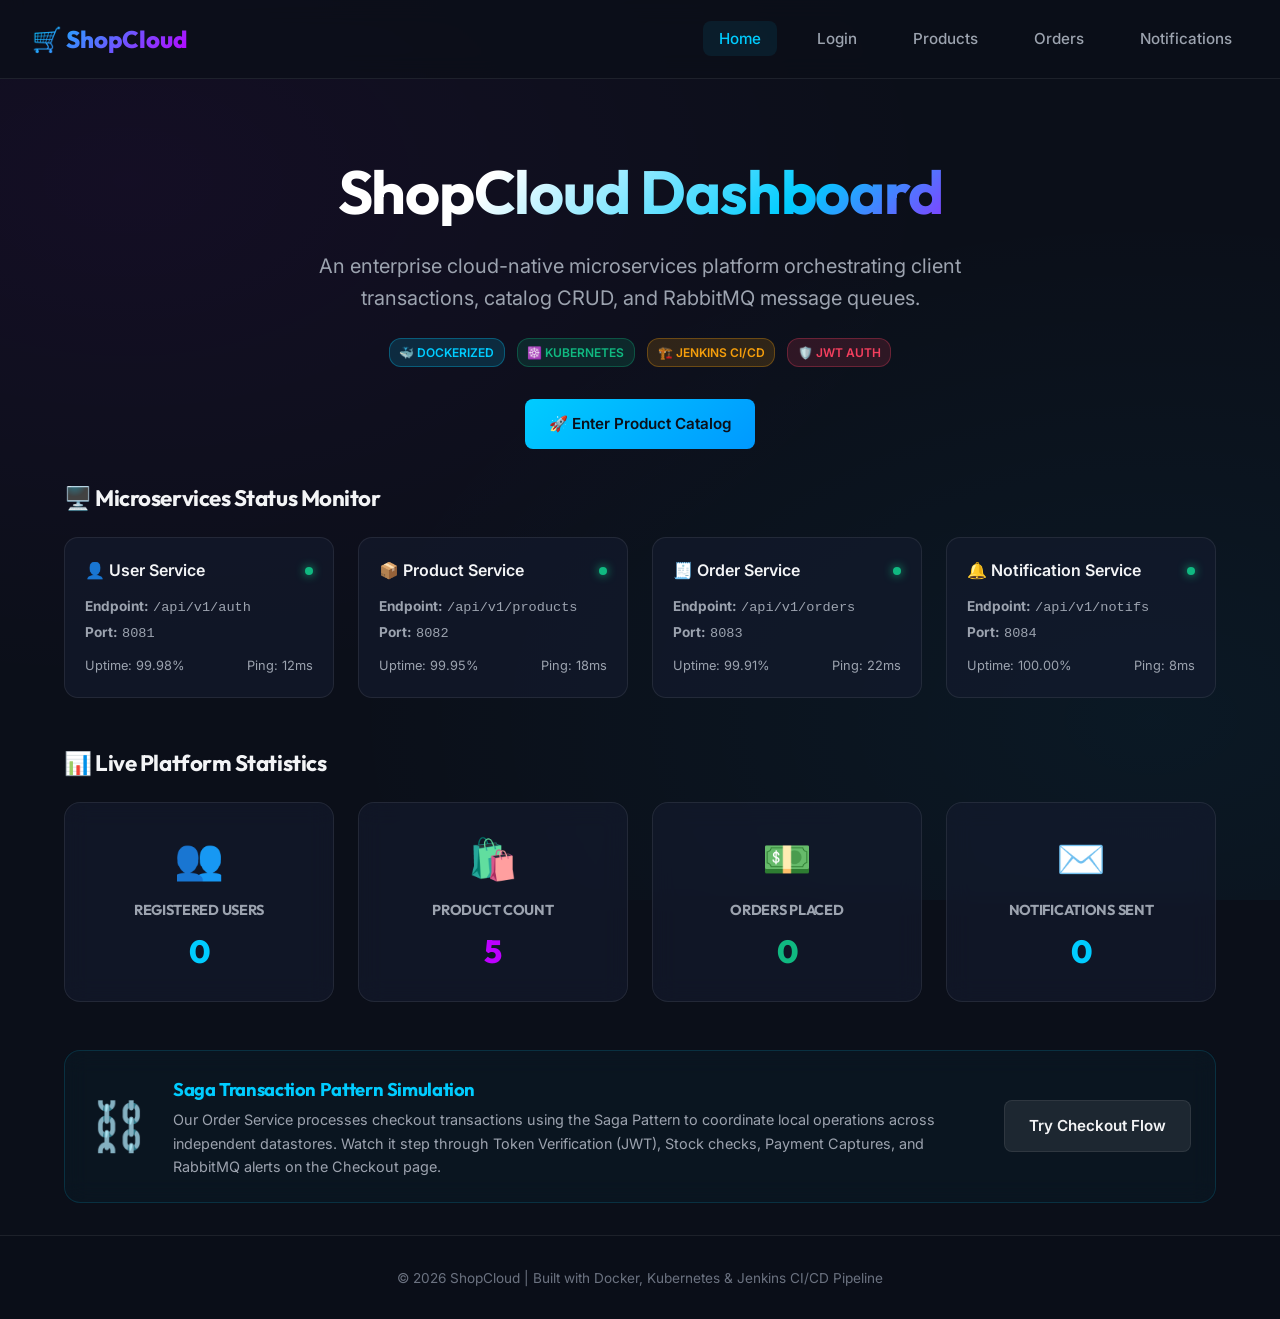
<file: src/frontend/index.html>
<!DOCTYPE html>
<html lang="en">
<head>
    <meta charset="UTF-8">
    <meta name="viewport" content="width=device-width, initial-scale=1.0">
    <title>ShopCloud - Cloud-Native E-Commerce Dashboard</title>
    <link rel="stylesheet" href="style.css">
</head>
<body>
    <nav>
        <div class="logo">🛒 ShopCloud</div>
        <ul>
            <li><a href="index.html">Home</a></li>
            <li><a href="user.html">Login</a></li>
            <li><a href="products.html">Products</a></li>
            <li><a href="orders.html">Orders</a></li>
            <li><a href="notifications.html">Notifications</a></li>
        </ul>
    </nav>

    <div class="container">
        <!-- Hero Section -->
        <section class="hero" style="padding: 3rem 1.5rem 2rem 1.5rem;">
            <h1>ShopCloud Dashboard</h1>
            <p>An enterprise cloud-native microservices platform orchestrating client transactions, catalog CRUD, and RabbitMQ message queues.</p>
            <div style="display: flex; gap: 0.75rem; justify-content: center; margin-top: -1rem; margin-bottom: 2rem; flex-wrap: wrap;">
                <span class="badge badge-blue">🐳 Dockerized</span>
                <span class="badge badge-green">☸️ Kubernetes</span>
                <span class="badge badge-amber">🏗️ Jenkins CI/CD</span>
                <span class="badge badge-red">🛡️ JWT Auth</span>
            </div>
            <a href="products.html" class="btn">🚀 Enter Product Catalog</a>
        </section>

        <!-- Service Health Status Grid -->
        <h3 style="margin-bottom: 1.25rem; font-family: var(--font-heading); font-size: 1.4rem;">🖥️ Microservices Status Monitor</h3>
        <div class="system-status-grid">
            <!-- User Service Card -->
            <div class="service-status-card">
                <div class="service-status-header">
                    <span class="service-name">👤 User Service</span>
                    <span class="ping-indicator"></span>
                </div>
                <div style="font-size: 0.85rem; color: var(--text-secondary); display: flex; flex-direction: column; gap: 0.2rem;">
                    <div><strong>Endpoint:</strong> <code>/api/v1/auth</code></div>
                    <div><strong>Port:</strong> <code>8081</code></div>
                </div>
                <div class="service-stats">
                    <span>Uptime: 99.98%</span>
                    <span>Ping: 12ms</span>
                </div>
            </div>
            
            <!-- Product Service Card -->
            <div class="service-status-card">
                <div class="service-status-header">
                    <span class="service-name">📦 Product Service</span>
                    <span class="ping-indicator"></span>
                </div>
                <div style="font-size: 0.85rem; color: var(--text-secondary); display: flex; flex-direction: column; gap: 0.2rem;">
                    <div><strong>Endpoint:</strong> <code>/api/v1/products</code></div>
                    <div><strong>Port:</strong> <code>8082</code></div>
                </div>
                <div class="service-stats">
                    <span>Uptime: 99.95%</span>
                    <span>Ping: 18ms</span>
                </div>
            </div>
            
            <!-- Order Service Card -->
            <div class="service-status-card">
                <div class="service-status-header">
                    <span class="service-name">🧾 Order Service</span>
                    <span class="ping-indicator"></span>
                </div>
                <div style="font-size: 0.85rem; color: var(--text-secondary); display: flex; flex-direction: column; gap: 0.2rem;">
                    <div><strong>Endpoint:</strong> <code>/api/v1/orders</code></div>
                    <div><strong>Port:</strong> <code>8083</code></div>
                </div>
                <div class="service-stats">
                    <span>Uptime: 99.91%</span>
                    <span>Ping: 22ms</span>
                </div>
            </div>
            
            <!-- Notification Service Card -->
            <div class="service-status-card">
                <div class="service-status-header">
                    <span class="service-name">🔔 Notification Service</span>
                    <span class="ping-indicator"></span>
                </div>
                <div style="font-size: 0.85rem; color: var(--text-secondary); display: flex; flex-direction: column; gap: 0.2rem;">
                    <div><strong>Endpoint:</strong> <code>/api/v1/notifs</code></div>
                    <div><strong>Port:</strong> <code>8084</code></div>
                </div>
                <div class="service-stats">
                    <span>Uptime: 100.00%</span>
                    <span>Ping: 8ms</span>
                </div>
            </div>
        </div>

        <!-- Live Platform Stats -->
        <h3 style="margin-bottom: 1.25rem; font-family: var(--font-heading); font-size: 1.4rem;">📊 Live Platform Statistics</h3>
        <div class="grid-4" style="margin-bottom: 3rem;">
            <div class="card blue-glow" style="text-align: center;">
                <div style="font-size: 2.5rem; margin-bottom: 0.5rem;">👥</div>
                <h4 style="color: var(--text-secondary); font-size: 0.9rem; text-transform: uppercase;">Registered Users</h4>
                <div id="stat-users" style="font-size: 2rem; font-weight: 800; font-family: var(--font-heading); color: var(--accent-blue); margin-top: 0.25rem;">0</div>
            </div>
            
            <div class="card purple-glow" style="text-align: center;">
                <div style="font-size: 2.5rem; margin-bottom: 0.5rem;">🛍️</div>
                <h4 style="color: var(--text-secondary); font-size: 0.9rem; text-transform: uppercase;">Product Count</h4>
                <div id="stat-products" style="font-size: 2rem; font-weight: 800; font-family: var(--font-heading); color: var(--accent-purple); margin-top: 0.25rem;">0</div>
            </div>
            
            <div class="card emerald-glow" style="text-align: center;">
                <div style="font-size: 2.5rem; margin-bottom: 0.5rem;">💵</div>
                <h4 style="color: var(--text-secondary); font-size: 0.9rem; text-transform: uppercase;">Orders Placed</h4>
                <div id="stat-orders" style="font-size: 2rem; font-weight: 800; font-family: var(--font-heading); color: var(--accent-emerald); margin-top: 0.25rem;">0</div>
            </div>
            
            <div class="card blue-glow" style="text-align: center;">
                <div style="font-size: 2.5rem; margin-bottom: 0.5rem;">✉️</div>
                <h4 style="color: var(--text-secondary); font-size: 0.9rem; text-transform: uppercase;">Notifications Sent</h4>
                <div id="stat-notifications" style="font-size: 2rem; font-weight: 800; font-family: var(--font-heading); color: var(--accent-blue); margin-top: 0.25rem;">0</div>
            </div>
        </div>

        <!-- Architectural Diagram Alert -->
        <div class="card" style="display: flex; gap: 1.5rem; align-items: center; flex-wrap: wrap; background: rgba(0, 204, 255, 0.03); border-color: rgba(0, 204, 255, 0.15);">
            <div style="font-size: 3rem;">⛓️</div>
            <div style="flex: 1; min-width: 280px;">
                <h4 style="font-size: 1.15rem; margin-bottom: 0.25rem; color: var(--accent-blue);">Saga Transaction Pattern Simulation</h4>
                <p style="font-size: 0.9rem; color: var(--text-secondary);">Our Order Service processes checkout transactions using the Saga Pattern to coordinate local operations across independent datastores. Watch it step through Token Verification (JWT), Stock checks, Payment Captures, and RabbitMQ alerts on the Checkout page.</p>
            </div>
            <a href="orders.html" class="btn btn-secondary" style="height: fit-content;">Try Checkout Flow</a>
        </div>
    </div>

    <footer>
        <p>© 2026 ShopCloud | Built with Docker, Kubernetes & Jenkins CI/CD Pipeline</p>
    </footer>

    <script src="app.js"></script>
    <script>
        document.addEventListener("DOMContentLoaded", () => {
            // Load and update statistics
            const users = getDB("sc_users");
            const products = getDB("sc_products");
            const orders = getDB("sc_orders");
            const notifications = getDB("sc_notifications");

            document.getElementById("stat-users").textContent = users.length;
            document.getElementById("stat-products").textContent = products.length;
            document.getElementById("stat-orders").textContent = orders.length;
            document.getElementById("stat-notifications").textContent = notifications.length;
            
            // Randomly toggle service indicators slightly to simulate live health updates
            const indicators = document.querySelectorAll(".ping-indicator");
            setInterval(() => {
                indicators.forEach(ind => {
                    const rnd = Math.random();
                    if (rnd > 0.98) {
                        ind.className = "ping-indicator degraded";
                    } else if (rnd > 0.995) {
                        ind.className = "ping-indicator down";
                    } else {
                        ind.className = "ping-indicator";
                    }
                });
            }, 5000);
        });
    </script>
</body>
</html>
</file>
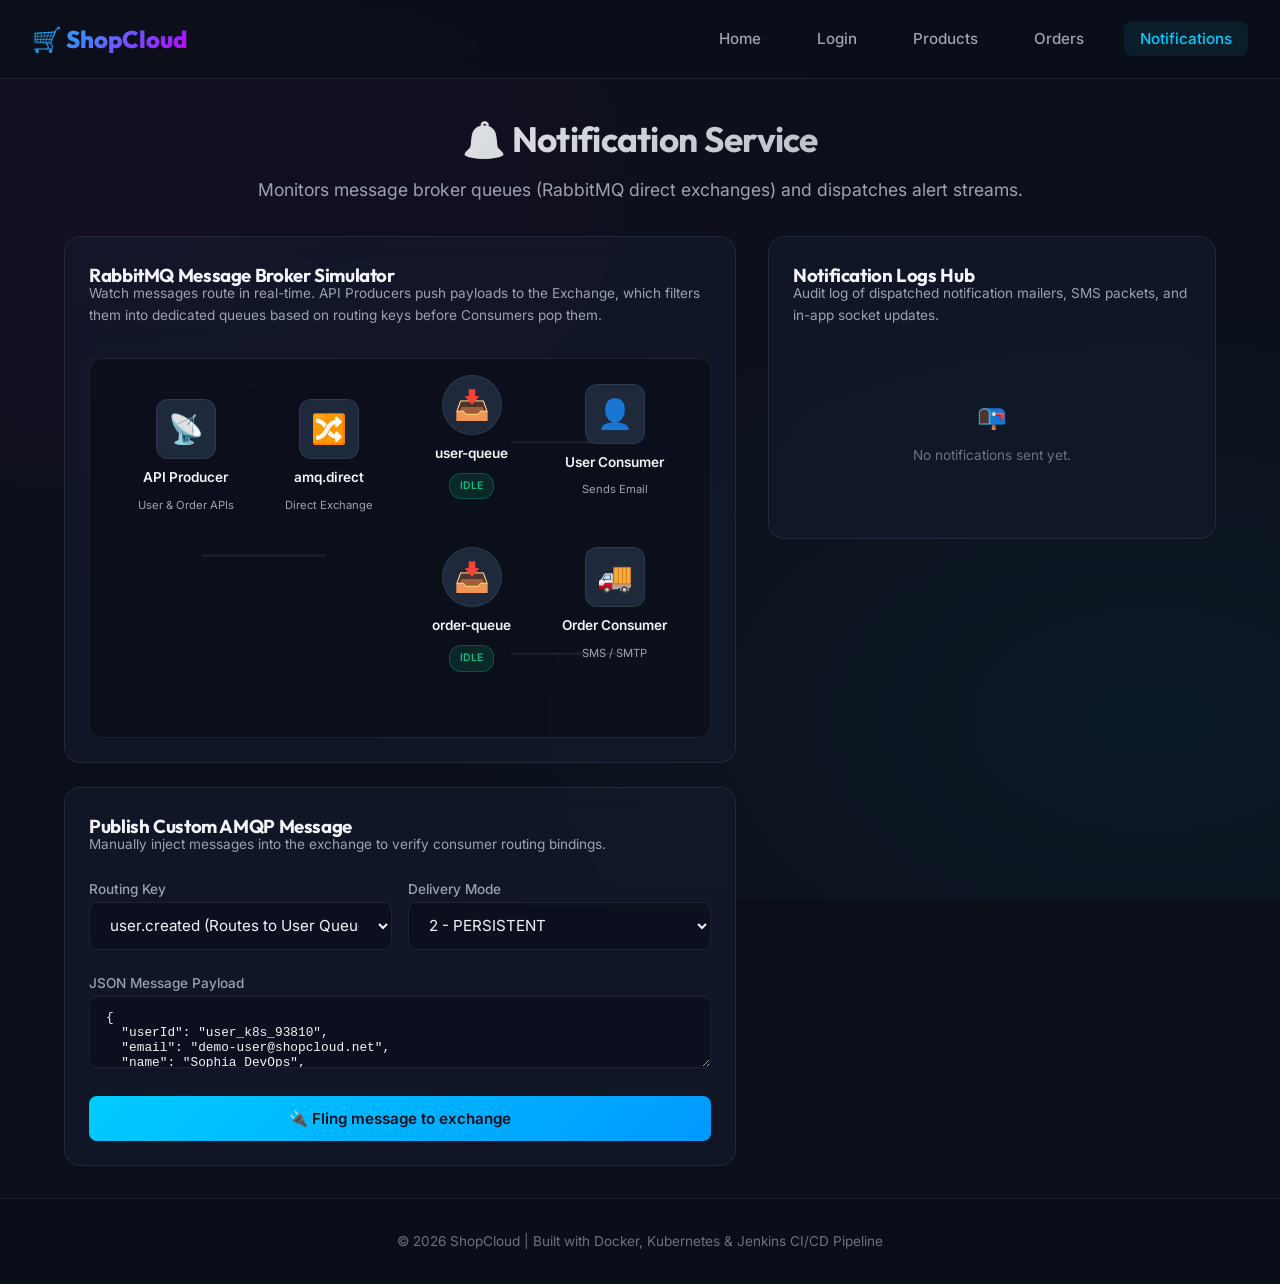
<file: src/frontend/notifications.html>
<!DOCTYPE html>
<html lang="en">
<head>
    <meta charset="UTF-8">
    <meta name="viewport" content="width=device-width, initial-scale=1.0">
    <title>ShopCloud - Notification Service & RabbitMQ Broker</title>
    <link rel="stylesheet" href="style.css">
</head>
<body>
    <nav>
        <div class="logo">🛒 ShopCloud</div>
        <ul>
            <li><a href="index.html">Home</a></li>
            <li><a href="user.html">Login</a></li>
            <li><a href="products.html">Products</a></li>
            <li><a href="orders.html">Orders</a></li>
            <li><a href="notifications.html">Notifications</a></li>
        </ul>
    </nav>

    <div class="container">
        <div class="page-title">
            <h2>🔔 Notification Service</h2>
            <p>Monitors message broker queues (RabbitMQ direct exchanges) and dispatches alert streams.</p>
        </div>

        <div class="checkout-grid">
            <!-- Left Side: RabbitMQ Simulator -->
            <div style="display: flex; flex-direction: column; gap: 1.5rem;">
                <!-- MQ Diagram Card -->
                <div class="card blue-glow" style="min-height: 400px;">
                    <h3>RabbitMQ Message Broker Simulator</h3>
                    <p style="color: var(--text-secondary); font-size: 0.85rem; margin-top: -0.5rem; margin-bottom: 2rem;">
                        Watch messages route in real-time. API Producers push payloads to the Exchange, which filters them into dedicated queues based on routing keys before Consumers pop them.
                    </p>
                    
                    <div id="mq-diagram" class="rabbitmq-container" style="margin-top: 1rem;">
                        <div class="rabbitmq-diagram">
                            <!-- Producer Node -->
                            <div class="rabbitmq-node" id="mq-producer">
                                <div class="node-icon">📡</div>
                                <div class="node-label">API Producer</div>
                                <div class="node-subtext">User & Order APIs</div>
                            </div>
                            
                            <!-- Exchange Node -->
                            <div class="rabbitmq-node" id="mq-exchange">
                                <div class="node-icon">🔀</div>
                                <div class="node-label">amq.direct</div>
                                <div class="node-subtext">Direct Exchange</div>
                            </div>
                            
                            <!-- Queues Node Group -->
                            <div class="rabbitmq-node" style="display: flex; flex-direction: column; gap: 3rem; justify-content: center; height: 100%;">
                                <!-- Queue 1 (User) -->
                                <div class="rabbitmq-node queue" id="mq-q-user" style="width: 100%;">
                                    <div class="node-icon" style="position: relative;">
                                        📥
                                    </div>
                                    <div class="node-label">user-queue</div>
                                    <span class="badge badge-green" style="font-size: 0.65rem;">Idle</span>
                                </div>
                                <!-- Queue 2 (Order) -->
                                <div class="rabbitmq-node queue" id="mq-q-order" style="width: 100%;">
                                    <div class="node-icon" style="position: relative;">
                                        📥
                                    </div>
                                    <div class="node-label">order-queue</div>
                                    <span class="badge badge-green" style="font-size: 0.65rem;">Idle</span>
                                </div>
                            </div>
                            
                            <!-- Consumers Group -->
                            <div class="rabbitmq-node" style="display: flex; flex-direction: column; gap: 3rem; justify-content: center; height: 100%;">
                                <!-- Consumer 1 -->
                                <div class="rabbitmq-node consumer" id="mq-c-user" style="width: 100%;">
                                    <div class="node-icon">👤</div>
                                    <div class="node-label">User Consumer</div>
                                    <div class="node-subtext">Sends Email</div>
                                </div>
                                <!-- Consumer 2 -->
                                <div class="rabbitmq-node consumer" id="mq-c-order" style="width: 100%;">
                                    <div class="node-icon">🚚</div>
                                    <div class="node-label">Order Consumer</div>
                                    <div class="node-subtext">SMS / SMTP</div>
                                </div>
                            </div>
                        </div>
                        
                        <!-- Connecting SVG lines representing pathways -->
                        <svg class="rabbitmq-lines" width="100%" height="100%" style="position: absolute; top:0; left:0; width:100%; height:100%; pointer-events:none; z-index:0;">
                            <!-- Line 1: Producer to Exchange -->
                            <line x1="18%" y1="52%" x2="38%" y2="52%" stroke="rgba(255,255,255,0.08)" stroke-width="2" />
                            <!-- Line 2: Exchange to User Queue -->
                            <path d="M 445 y 165 C 445 165, 520 165, 520 70" fill="none" stroke="rgba(255,255,255,0.08)" stroke-width="2" id="path-to-user-q" />
                            <!-- Line 3: Exchange to Order Queue -->
                            <path d="M 445 y 165 C 445 165, 520 165, 520 250" fill="none" stroke="rgba(255,255,255,0.08)" stroke-width="2" id="path-to-order-q" />
                            <!-- Line 4: User Queue to User Consumer -->
                            <line x1="68%" y1="22%" x2="88%" y2="22%" stroke="rgba(255,255,255,0.08)" stroke-width="2" />
                            <!-- Line 5: Order Queue to Order Consumer -->
                            <line x1="68%" y1="78%" x2="88%" y2="78%" stroke="rgba(255,255,255,0.08)" stroke-width="2" />
                        </svg>
                    </div>
                </div>

                <!-- Publish custom event card -->
                <div class="card">
                    <h3>Publish Custom AMQP Message</h3>
                    <p style="color: var(--text-secondary); font-size: 0.85rem; margin-top: -0.5rem; margin-bottom: 1.25rem;">Manually inject messages into the exchange to verify consumer routing bindings.</p>
                    
                    <form id="mq-form" class="form-box">
                        <div class="grid-2" style="gap: 1rem;">
                            <div>
                                <label for="mq-key">Routing Key</label>
                                <select id="mq-key" onchange="updatePayloadTemplate()">
                                    <option value="user.created">user.created (Routes to User Queue)</option>
                                    <option value="order.placed">order.placed (Routes to Order Queue)</option>
                                    <option value="order.status_updated">order.status_updated (Routes to Order Queue)</option>
                                </select>
                            </div>
                            <div>
                                <label for="mq-delivery">Delivery Mode</label>
                                <select id="mq-delivery">
                                    <option value="2">2 - PERSISTENT</option>
                                    <option value="1">1 - TRANSIENT</option>
                                </select>
                            </div>
                        </div>
                        <div>
                            <label for="mq-payload">JSON Message Payload</label>
                            <textarea id="mq-payload" rows="3" style="font-family: monospace; font-size: 0.8rem;"></textarea>
                        </div>
                        <button type="button" onclick="publishCustomMessage()" class="btn">🔌 Fling message to exchange</button>
                    </form>
                </div>
            </div>

            <!-- Right Side: Live Logs -->
            <div class="card purple-glow" style="height: fit-content;">
                <h3>Notification Logs Hub</h3>
                <p style="color: var(--text-secondary); font-size: 0.85rem; margin-top: -0.5rem; margin-bottom: 1.5rem;">Audit log of dispatched notification mailers, SMS packets, and in-app socket updates.</p>
                
                <div style="max-height: 580px; overflow-y: auto;" id="notif-logs-container">
                    <!-- Logs list -->
                </div>
            </div>
        </div>
    </div>

    <footer>
        <p>© 2026 ShopCloud | Built with Docker, Kubernetes & Jenkins CI/CD Pipeline</p>
    </footer>

    <script src="app.js"></script>
    <script>
        document.addEventListener("DOMContentLoaded", () => {
            updatePayloadTemplate();
            renderNotificationLogs();
        });

        const templates = {
            "user.created": {
                userId: "user_k8s_93810",
                email: "demo-user@shopcloud.net",
                name: "Sophia DevOps",
                action: "register"
            },
            "order.placed": {
                orderId: "ORD-9302-K8S",
                userEmail: "demo-user@shopcloud.net",
                userName: "Sophia DevOps",
                total: 148.00,
                itemsCount: 2
            },
            "order.status_updated": {
                orderId: "ORD-9302-K8S",
                userEmail: "demo-user@shopcloud.net",
                status: "Shipped",
                carrier: "CloudDHL"
            }
        };

        function updatePayloadTemplate() {
            const key = document.getElementById("mq-key").value;
            document.getElementById("mq-payload").value = JSON.stringify(templates[key], null, 2);
        }

        function publishCustomMessage() {
            const routingKey = document.getElementById("mq-key").value;
            const payloadStr = document.getElementById("mq-payload").value;
            
            let payload;
            try {
                payload = JSON.parse(payloadStr);
            } catch (e) {
                NotificationService.pushLocalToast("JSON Invalid", "Please check your message payload formatting.", "error");
                return;
            }

            // Trigger MQ animation and update notifications list
            NotificationService.sendMQMessage(routingKey, payload);
        }

        function renderNotificationLogs() {
            const container = document.getElementById("notif-logs-container");
            if (!container) return;
            container.innerHTML = "";

            const notifs = NotificationService.getAll();

            if (notifs.length === 0) {
                container.innerHTML = `
                    <div style="text-align: center; padding: 3rem; color: var(--text-muted);">
                        <p style="font-size: 1.5rem; margin-bottom: 0.5rem;">📭</p>
                        <p style="font-size: 0.85rem;">No notifications sent yet.</p>
                    </div>
                `;
                return;
            }

            notifs.forEach(n => {
                const item = document.createElement("div");
                item.className = "notification-item";
                
                let emoji = "🔔";
                if (n.routingKey === "user.created") emoji = "👤";
                else if (n.routingKey === "order.placed") emoji = "🧾";
                else if (n.routingKey === "order.status_updated") emoji = "🚚";

                const date = new Date(n.timestamp).toLocaleTimeString([], {hour: '2-digit', minute:'2-digit', second:'2-digit'});

                item.innerHTML = `
                    <div class="notification-icon-wrapper">${emoji}</div>
                    <div class="notification-content">
                        <div class="notification-header-row">
                            <span class="notification-title">${n.title}</span>
                            <span class="notification-time">${date}</span>
                        </div>
                        <p class="notification-body">${n.body}</p>
                        <div style="margin-top: 0.35rem; display:flex; gap: 0.4rem; flex-wrap:wrap;">
                            <span class="badge badge-blue" style="font-size: 0.6rem; padding: 0.1rem 0.4rem;">rk: ${n.routingKey}</span>
                            <span class="badge badge-amber" style="font-size: 0.6rem; padding: 0.1rem 0.4rem;">q: ${n.queue}</span>
                        </div>
                    </div>
                `;
                container.appendChild(item);
            });
        }
    </script>
</body>
</html>
</file>
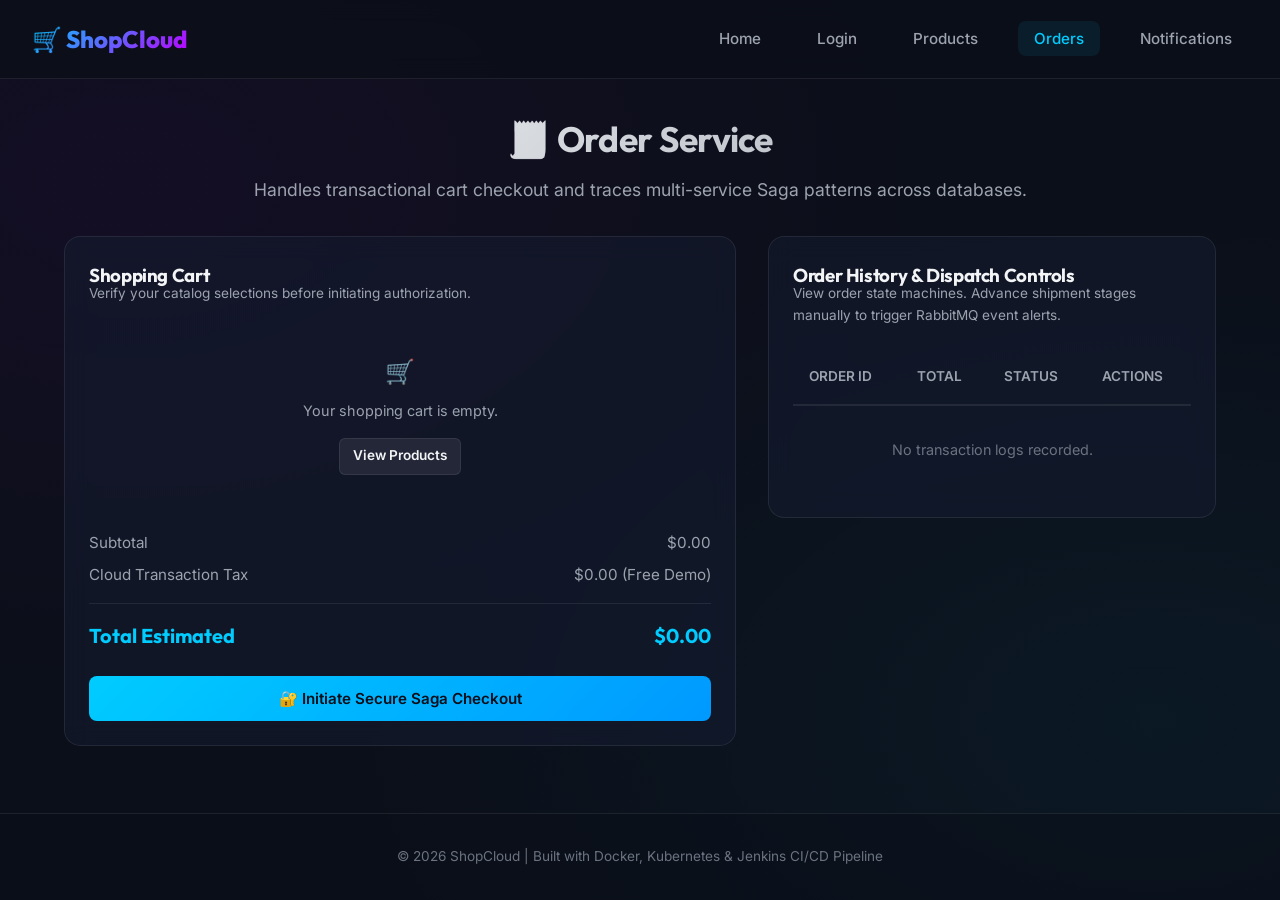
<file: src/frontend/orders.html>
<!DOCTYPE html>
<html lang="en">
<head>
    <meta charset="UTF-8">
    <meta name="viewport" content="width=device-width, initial-scale=1.0">
    <title>ShopCloud - Order Service & Checkout Saga</title>
    <link rel="stylesheet" href="style.css">
</head>
<body>
    <nav>
        <div class="logo">🛒 ShopCloud</div>
        <ul>
            <li><a href="index.html">Home</a></li>
            <li><a href="user.html">Login</a></li>
            <li><a href="products.html">Products</a></li>
            <li><a href="orders.html">Orders</a></li>
            <li><a href="notifications.html">Notifications</a></li>
        </ul>
    </nav>

    <div class="container">
        <div class="page-title">
            <h2>🧾 Order Service</h2>
            <p>Handles transactional cart checkout and traces multi-service Saga patterns across databases.</p>
        </div>

        <!-- Checkout and Saga flow -->
        <div class="checkout-grid">
            <!-- Left Side: Cart & Saga Tracker -->
            <div style="display: flex; flex-direction: column; gap: 1.5rem;">
                <!-- Cart Card -->
                <div class="card blue-glow">
                    <h3>Shopping Cart</h3>
                    <p style="color: var(--text-secondary); font-size: 0.85rem; margin-top: -0.5rem; margin-bottom: 1rem;">Verify your catalog selections before initiating authorization.</p>
                    
                    <div id="cart-list">
                        <!-- Loaded dynamically -->
                    </div>
                    
                    <div style="margin-top: 1.5rem;">
                        <div class="cart-summary-row">
                            <span>Subtotal</span>
                            <span id="cart-subtotal">$0.00</span>
                        </div>
                        <div class="cart-summary-row">
                            <span>Cloud Transaction Tax</span>
                            <span>$0.00 (Free Demo)</span>
                        </div>
                        <div class="cart-summary-total">
                            <span>Total Estimated</span>
                            <span id="cart-total">$0.00</span>
                        </div>
                    </div>
                    
                    <button onclick="startSagaCheckout()" id="checkout-btn" class="btn" style="width: 100%; margin-top: 1.5rem;" disabled>
                        🔐 Initiate Secure Saga Checkout
                    </button>
                </div>

                <!-- Saga Visualizer Stepper -->
                <div class="saga-visualizer" id="saga-card" style="display: none;">
                    <div class="saga-title">
                        <span>⛓️ Saga Transaction Workflow Orchestrator</span>
                    </div>
                    <p style="color: var(--text-secondary); font-size: 0.8rem; margin-top: -0.5rem; margin-bottom: 1.5rem; line-height: 1.4;">
                        A Saga orchestrator manages cross-service transaction consensus. If any step fails, compensating transactions trigger to revert previous operations (dual-commit simulation).
                    </p>
                    
                    <div class="saga-steps">
                        <!-- Step 1 -->
                        <div class="saga-step" id="step-auth">
                            <div class="saga-step-icon">1</div>
                            <div class="saga-step-content">
                                <div class="saga-step-title">User JWT Validation</div>
                                <div class="saga-step-desc" id="step-auth-desc">Pending transaction start...</div>
                            </div>
                        </div>
                        <!-- Step 2 -->
                        <div class="saga-step" id="step-inventory">
                            <div class="saga-step-icon">2</div>
                            <div class="saga-step-content">
                                <div class="saga-step-title">Product Inventory Reserve</div>
                                <div class="saga-step-desc" id="step-inventory-desc">Pending transaction start...</div>
                            </div>
                        </div>
                        <!-- Step 3 -->
                        <div class="saga-step" id="step-payment">
                            <div class="saga-step-icon">3</div>
                            <div class="saga-step-content">
                                <div class="saga-step-title">Payment Capture</div>
                                <div class="saga-step-desc" id="step-payment-desc">Pending transaction start...</div>
                            </div>
                        </div>
                        <!-- Step 4 -->
                        <div class="saga-step" id="step-order">
                            <div class="saga-step-icon">4</div>
                            <div class="saga-step-content">
                                <div class="saga-step-title">Order Service Persistence</div>
                                <div class="saga-step-desc" id="step-order-desc">Pending transaction start...</div>
                            </div>
                        </div>
                        <!-- Step 5 -->
                        <div class="saga-step" id="step-notification">
                            <div class="saga-step-icon">5</div>
                            <div class="saga-step-content">
                                <div class="saga-step-title">RabbitMQ Notification Queue</div>
                                <div class="saga-step-desc" id="step-notification-desc">Pending transaction start...</div>
                            </div>
                        </div>
                    </div>
                </div>
            </div>

            <!-- Right Side: Order Logs -->
            <div class="card purple-glow" style="height: fit-content;">
                <h3>Order History & Dispatch Controls</h3>
                <p style="color: var(--text-secondary); font-size: 0.85rem; margin-top: -0.5rem; margin-bottom: 1.5rem;">View order state machines. Advance shipment stages manually to trigger RabbitMQ event alerts.</p>
                
                <div class="order-table-container">
                    <table>
                        <thead>
                            <tr>
                                <th>Order ID</th>
                                <th>Total</th>
                                <th>Status</th>
                                <th>Actions</th>
                            </tr>
                        </thead>
                        <tbody id="orders-tbody">
                            <!-- Loaded dynamically -->
                        </tbody>
                    </table>
                </div>
            </div>
        </div>
    </div>

    <footer>
        <p>© 2026 ShopCloud | Built with Docker, Kubernetes & Jenkins CI/CD Pipeline</p>
    </footer>

    <script src="app.js"></script>
    <script>
        document.addEventListener("DOMContentLoaded", () => {
            renderCart();
            renderOrderLogs();
            
            // Listen to cart update events
            window.addEventListener("cartUpdated", () => {
                renderCart();
            });
        });

        function renderCart() {
            const cartList = document.getElementById("cart-list");
            const checkoutBtn = document.getElementById("checkout-btn");
            const cartItems = CartService.get();

            if (!cartList) return;
            cartList.innerHTML = "";

            if (cartItems.length === 0) {
                cartList.innerHTML = `
                    <div style="text-align: center; padding: 2rem; color: var(--text-secondary);">
                        <p style="font-size: 1.5rem; margin-bottom: 0.5rem;">🛒</p>
                        <p style="font-size: 0.90rem;">Your shopping cart is empty.</p>
                        <a href="products.html" class="btn btn-secondary btn-small" style="margin-top: 1rem;">View Products</a>
                    </div>
                `;
                checkoutBtn.disabled = true;
                document.getElementById("cart-subtotal").textContent = "$0.00";
                document.getElementById("cart-total").textContent = "$0.00";
                return;
            }

            checkoutBtn.disabled = false;

            cartItems.forEach(item => {
                const itemDiv = document.createElement("div");
                itemDiv.className = "cart-item";
                itemDiv.innerHTML = `
                    <div class="cart-item-details">
                        <h4>${item.icon || '📦'} ${item.name}</h4>
                        <p style="font-size: 0.75rem; color: var(--text-muted);">ID: ${item.id}</p>
                    </div>
                    <div class="cart-item-controls">
                        <button onclick="CartService.changeQty('${item.id}', -1)" class="btn btn-secondary btn-small" style="padding: 0.2rem 0.5rem;">-</button>
                        <span class="cart-qty">${item.quantity}</span>
                        <button onclick="CartService.changeQty('${item.id}', 1)" class="btn btn-secondary btn-small" style="padding: 0.2rem 0.5rem;">+</button>
                    </div>
                    <span class="cart-item-price">$${item.price * item.quantity}</span>
                `;
                cartList.appendChild(itemDiv);
            });

            const total = CartService.getTotal();
            document.getElementById("cart-subtotal").textContent = `$${total.toFixed(2)}`;
            document.getElementById("cart-total").textContent = `$${total.toFixed(2)}`;
        }

        function renderOrderLogs() {
            const tbody = document.getElementById("orders-tbody");
            if (!tbody) return;
            tbody.innerHTML = "";

            const orders = OrderService.getAll();

            if (orders.length === 0) {
                tbody.innerHTML = `
                    <tr>
                        <td colspan="4" style="text-align: center; color: var(--text-muted); padding: 2rem;">
                            No transaction logs recorded.
                        </td>
                    </tr>
                `;
                return;
            }

            // Show newest orders first
            [...orders].reverse().forEach(o => {
                const tr = document.createElement("tr");
                let statusBadge = "badge-blue";
                if (o.status === "Processing") statusBadge = "badge-amber";
                else if (o.status === "Shipped") statusBadge = "badge-blue";
                else if (o.status === "Delivered") statusBadge = "badge-green";

                const date = new Date(o.createdAt).toLocaleTimeString([], {hour: '2-digit', minute:'2-digit', second:'2-digit'});

                let actionBtn = "";
                if (o.status !== "Delivered") {
                    actionBtn = `<button onclick="advanceStatus('${o.id}')" class="btn btn-secondary btn-small">🚚 Ship Next</button>`;
                } else {
                    actionBtn = `<span style="font-size: 0.8rem; color: var(--text-muted);">Completed</span>`;
                }

                tr.innerHTML = `
                    <td>
                        <div style="font-weight: 600; font-family: monospace;">${o.id}</div>
                        <div style="font-size: 0.75rem; color: var(--text-muted);">${date}</div>
                    </td>
                    <td><strong style="color: var(--accent-blue);">$${o.total}</strong></td>
                    <td><span class="badge ${statusBadge}">${o.status}</span></td>
                    <td>${actionBtn}</td>
                `;
                tbody.appendChild(tr);
            });
        }

        async function startSagaCheckout() {
            const sagaCard = document.getElementById("saga-card");
            const checkoutBtn = document.getElementById("checkout-btn");
            
            // Show saga element
            sagaCard.style.display = "block";
            checkoutBtn.disabled = true;

            // Reset UI step indicators
            const steps = ["auth", "inventory", "payment", "order", "notification"];
            steps.forEach(s => {
                const el = document.getElementById(`step-${s}`);
                el.className = "saga-step";
                document.getElementById(`step-${s}-desc`).textContent = "Awaiting preceding triggers...";
            });

            // Progress callback handler
            const progressHandler = (stepId, status, descText) => {
                const el = document.getElementById(`step-${stepId}`);
                if (el) {
                    el.className = `saga-step ${status}`;
                    const desc = document.getElementById(`step-${stepId}-desc`);
                    if (desc) desc.textContent = descText;
                }
            };

            const result = await OrderService.processCheckout(progressHandler);

            if (result.success) {
                NotificationService.pushLocalToast("Checkout Success!", `Order ${result.order.id} processed successfully!`, "success");
                renderCart();
                renderOrderLogs();
                // Smooth hide saga details after 6 seconds
                setTimeout(() => {
                    sagaCard.style.animation = "slide-in 0.3s ease-out reverse forwards";
                    setTimeout(() => {
                        sagaCard.style.display = "none";
                        sagaCard.style.animation = "";
                    }, 300);
                }, 6000);
            } else {
                NotificationService.pushLocalToast("Checkout Failed", result.message, "error");
                checkoutBtn.disabled = false;
            }
        }

        function advanceStatus(orderId) {
            const success = OrderService.advanceOrderStatus(orderId);
            if (success) {
                renderOrderLogs();
            }
        }
    </script>
</body>
</html>
</file>
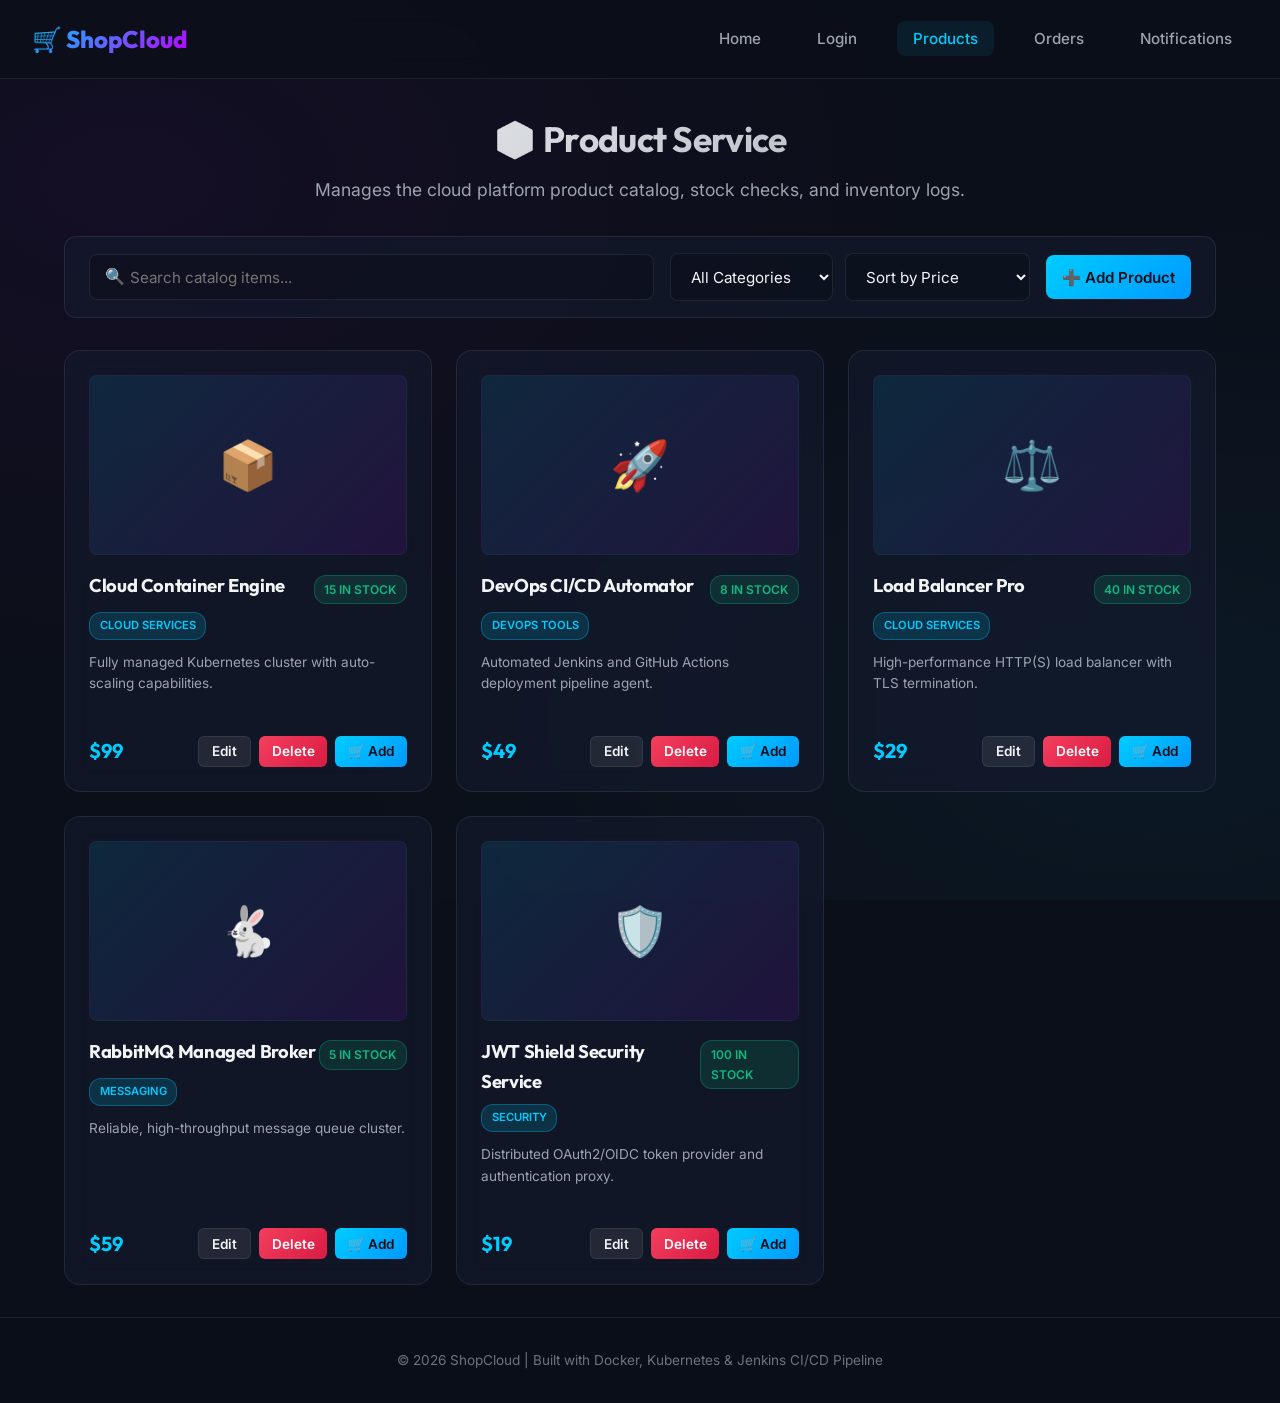
<file: src/frontend/products.html>
<!DOCTYPE html>
<html lang="en">
<head>
    <meta charset="UTF-8">
    <meta name="viewport" content="width=device-width, initial-scale=1.0">
    <title>ShopCloud - Product Catalog Service</title>
    <link rel="stylesheet" href="style.css">
</head>
<body>
    <nav>
        <div class="logo">🛒 ShopCloud</div>
        <ul>
            <li><a href="index.html">Home</a></li>
            <li><a href="user.html">Login</a></li>
            <li><a href="products.html">Products</a></li>
            <li><a href="orders.html">Orders</a></li>
            <li><a href="notifications.html">Notifications</a></li>
        </ul>
    </nav>

    <div class="container">
        <div class="page-title">
            <h2>📦 Product Service</h2>
            <p>Manages the cloud platform product catalog, stock checks, and inventory logs.</p>
        </div>

        <!-- Filter Bar and Admin Add Button -->
        <div class="filter-bar">
            <div class="search-wrapper">
                <span class="search-icon">🔍</span>
                <input type="text" id="search-input" placeholder="Search catalog items..." oninput="renderProducts()" />
            </div>
            
            <div class="filter-group">
                <select id="category-filter" onchange="renderProducts()">
                    <option value="all">All Categories</option>
                    <option value="Cloud Services">Cloud Services</option>
                    <option value="DevOps Tools">DevOps Tools</option>
                    <option value="Messaging">Messaging</option>
                    <option value="Security">Security</option>
                </select>
                
                <select id="price-sort" onchange="renderProducts()">
                    <option value="default">Sort by Price</option>
                    <option value="low-high">Price: Low to High</option>
                    <option value="high-low">Price: High to Low</option>
                </select>
            </div>

            <button onclick="openAddModal()" class="btn" style="padding: 0.8rem 1rem;">➕ Add Product</button>
        </div>

        <!-- Products Grid -->
        <div class="grid-3" id="products-grid">
            <!-- Loaded by JS -->
        </div>
    </div>

    <!-- Product CRUD Modal -->
    <div class="modal-backdrop" id="product-modal-backdrop" onclick="closeModal(event)">
        <div class="modal" id="product-modal" onclick="event.stopPropagation()">
            <div class="modal-header">
                <h3 id="modal-title">Add New Product</h3>
                <button onclick="closeModal()" class="close-btn">&times;</button>
            </div>
            <div class="modal-body">
                <form id="product-form" class="form-box">
                    <input type="hidden" id="prod-id" />
                    <div>
                        <label for="prod-name">Product Name</label>
                        <input type="text" id="prod-name" placeholder="e.g. Docker Registry Broker" required />
                    </div>
                    
                    <div class="grid-2" style="gap: 1rem;">
                        <div>
                            <label for="prod-icon">Icon (Emoji)</label>
                            <input type="text" id="prod-icon" placeholder="e.g. 🐳" required />
                        </div>
                        <div>
                            <label for="prod-category">Category</label>
                            <select id="prod-category" required>
                                <option value="Cloud Services">Cloud Services</option>
                                <option value="DevOps Tools">DevOps Tools</option>
                                <option value="Messaging">Messaging</option>
                                <option value="Security">Security</option>
                            </select>
                        </div>
                    </div>

                    <div class="grid-2" style="gap: 1rem;">
                        <div>
                            <label for="prod-price">Price ($)</label>
                            <input type="number" id="prod-price" placeholder="99" min="1" required />
                        </div>
                        <div>
                            <label for="prod-stock">Inventory Stock</label>
                            <input type="number" id="prod-stock" placeholder="25" min="0" required />
                        </div>
                    </div>

                    <div>
                        <label for="prod-desc">Description</label>
                        <textarea id="prod-desc" rows="3" placeholder="Brief technical summary of product service capability..." required></textarea>
                    </div>
                </form>
            </div>
            <div class="modal-footer">
                <button onclick="closeModal()" class="btn btn-secondary">Cancel</button>
                <button onclick="saveProduct()" class="btn">Save Product</button>
            </div>
        </div>
    </div>

    <footer>
        <p>© 2026 ShopCloud | Built with Docker, Kubernetes & Jenkins CI/CD Pipeline</p>
    </footer>

    <script src="app.js"></script>
    <script>
        document.addEventListener("DOMContentLoaded", () => {
            renderProducts();
        });

        function renderProducts() {
            const grid = document.getElementById("products-grid");
            if (!grid) return;
            grid.innerHTML = "";

            let products = ProductService.getAll();

            // Apply Search filter
            const searchVal = document.getElementById("search-input").value.toLowerCase();
            if (searchVal) {
                products = products.filter(p => p.name.toLowerCase().includes(searchVal) || p.desc.toLowerCase().includes(searchVal));
            }

            // Apply Category filter
            const categoryVal = document.getElementById("category-filter").value;
            if (categoryVal !== "all") {
                products = products.filter(p => p.category === categoryVal);
            }

            // Apply Price sorting
            const sortVal = document.getElementById("price-sort").value;
            if (sortVal === "low-high") {
                products.sort((a, b) => a.price - b.price);
            } else if (sortVal === "high-low") {
                products.sort((a, b) => b.price - a.price);
            }

            if (products.length === 0) {
                grid.innerHTML = `
                    <div style="grid-column: 1 / -1; text-align: center; padding: 3rem; color: var(--text-secondary);">
                        <p style="font-size: 1.2rem; margin-bottom: 0.5rem;">🔍 No products match your search criteria.</p>
                        <p style="font-size: 0.9rem; color: var(--text-muted);">Try clearing your filters or creating a new product.</p>
                    </div>
                `;
                return;
            }

            products.forEach(p => {
                const card = document.createElement("div");
                card.className = "card product-card blue-glow";
                
                const stockBadgeClass = p.inventory === 0 ? "badge-red" : p.inventory < 5 ? "badge-amber" : "badge-green";
                const stockText = p.inventory === 0 ? "Out of Stock" : `${p.inventory} in stock`;

                card.innerHTML = `
                    <div class="product-image">${p.icon || '📦'}</div>
                    <div style="display: flex; justify-content: space-between; align-items: flex-start; margin-bottom: 0.5rem;">
                        <h3 style="font-size: 1.15rem; font-weight: 700;">${p.name}</h3>
                        <span class="badge ${stockBadgeClass}" style="margin-top: 0.2rem;">${stockText}</span>
                    </div>
                    <span class="badge badge-blue" style="width: fit-content; margin-bottom: 0.75rem; font-size: 0.7rem;">${p.category}</span>
                    <p style="font-size: 0.85rem; color: var(--text-secondary); margin-bottom: 1.5rem; flex: 1;">${p.desc}</p>
                    
                    <div class="product-price-row">
                        <span class="product-price">$${p.price}</span>
                        <div style="display: flex; gap: 0.5rem;">
                            <button onclick="editProduct('${p.id}')" class="btn btn-secondary btn-small">Edit</button>
                            <button onclick="deleteProduct('${p.id}')" class="btn btn-danger btn-small">Delete</button>
                            <button onclick="CartService.add('${p.id}')" class="btn btn-small" ${p.inventory <= 0 ? 'disabled' : ''}>🛒 Add</button>
                        </div>
                    </div>
                `;
                grid.appendChild(card);
            });
        }

        // --- MODAL CONTROLS ---
        function openAddModal() {
            document.getElementById("modal-title").textContent = "Add New Product";
            document.getElementById("product-form").reset();
            document.getElementById("prod-id").value = "";
            document.getElementById("product-modal-backdrop").classList.add("active");
        }

        function editProduct(id) {
            const product = ProductService.getById(id);
            if (!product) return;

            document.getElementById("modal-title").textContent = "Edit Product";
            document.getElementById("prod-id").value = product.id;
            document.getElementById("prod-name").value = product.name;
            document.getElementById("prod-icon").value = product.icon || "";
            document.getElementById("prod-category").value = product.category;
            document.getElementById("prod-price").value = product.price;
            document.getElementById("prod-stock").value = product.inventory;
            document.getElementById("prod-desc").value = product.desc;

            document.getElementById("product-modal-backdrop").classList.add("active");
        }

        function closeModal(e) {
            document.getElementById("product-modal-backdrop").classList.remove("active");
        }

        function saveProduct() {
            const form = document.getElementById("product-form");
            if (!form.checkValidity()) {
                form.reportValidity();
                return;
            }

            const productData = {
                name: document.getElementById("prod-name").value,
                icon: document.getElementById("prod-icon").value,
                category: document.getElementById("prod-category").value,
                price: document.getElementById("prod-price").value,
                inventory: document.getElementById("prod-stock").value,
                desc: document.getElementById("prod-desc").value
            };

            const id = document.getElementById("prod-id").value;
            if (id) {
                productData.id = id;
            }

            const res = ProductService.save(productData);
            if (res.success) {
                NotificationService.pushLocalToast("Catalog Updated", res.message, "success");
                closeModal();
                renderProducts();
            } else {
                NotificationService.pushLocalToast("Error", res.message, "error");
            }
        }

        function deleteProduct(id) {
            if (confirm("Are you sure you want to delete this product?")) {
                const res = ProductService.delete(id);
                if (res.success) {
                    NotificationService.pushLocalToast("Product Deleted", res.message, "success");
                    renderProducts();
                } else {
                    NotificationService.pushLocalToast("Error", res.message, "error");
                }
            }
        }
    </script>
</body>
</html>
</file>
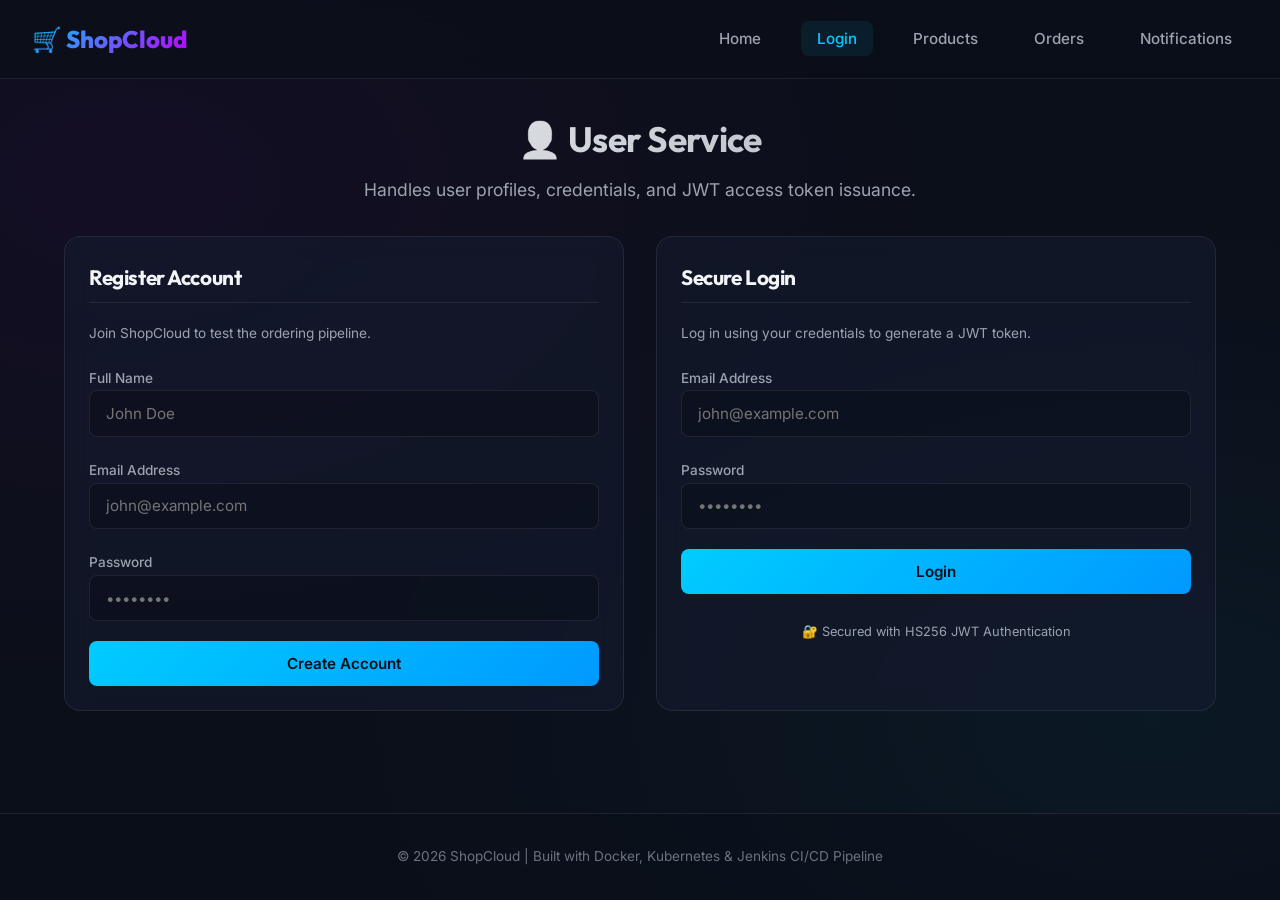
<file: src/frontend/user.html>
<!DOCTYPE html>
<html lang="en">
<head>
    <meta charset="UTF-8">
    <meta name="viewport" content="width=device-width, initial-scale=1.0">
    <title>ShopCloud - User Authentication</title>
    <link rel="stylesheet" href="style.css">
</head>
<body>
    <nav>
        <div class="logo">🛒 ShopCloud</div>
        <ul>
            <li><a href="index.html">Home</a></li>
            <li><a href="user.html">Login</a></li>
            <li><a href="products.html">Products</a></li>
            <li><a href="orders.html">Orders</a></li>
            <li><a href="notifications.html">Notifications</a></li>
        </ul>
    </nav>

    <div class="container">
        <div class="page-title">
            <h2>👤 User Service</h2>
            <p>Handles user profiles, credentials, and JWT access token issuance.</p>
        </div>

        <!-- AUTH FORMS (Shown when logged out) -->
        <div id="auth-section" class="grid-2">
            <!-- Register Card -->
            <div class="card blue-glow">
                <form id="register-form" class="form-box">
                    <h3>Register Account</h3>
                    <p style="color: var(--text-secondary); font-size: 0.85rem; margin-top: -0.5rem;">Join ShopCloud to test the ordering pipeline.</p>
                    
                    <div>
                        <label for="reg-name">Full Name</label>
                        <input type="text" id="reg-name" placeholder="John Doe" required />
                    </div>
                    <div>
                        <label for="reg-email">Email Address</label>
                        <input type="email" id="reg-email" placeholder="john@example.com" required />
                    </div>
                    <div>
                        <label for="reg-password">Password</label>
                        <input type="password" id="reg-password" placeholder="••••••••" required />
                    </div>
                    <button type="submit" class="btn">Create Account</button>
                </form>
            </div>

            <!-- Login Card -->
            <div class="card purple-glow">
                <form id="login-form" class="form-box">
                    <h3>Secure Login</h3>
                    <p style="color: var(--text-secondary); font-size: 0.85rem; margin-top: -0.5rem;">Log in using your credentials to generate a JWT token.</p>
                    
                    <div>
                        <label for="login-email">Email Address</label>
                        <input type="email" id="login-email" placeholder="john@example.com" required />
                    </div>
                    <div>
                        <label for="login-password">Password</label>
                        <input type="password" id="login-password" placeholder="••••••••" required />
                    </div>
                    <button type="submit" class="btn">Login</button>
                    <p class="note" style="font-size: 0.8rem; color: var(--text-secondary); text-align: center; margin-top: 0.5rem;">🔐 Secured with HS256 JWT Authentication</p>
                </form>
            </div>
        </div>

        <!-- PROFILE AND JWT PANEL (Shown when logged in) -->
        <div id="profile-section" class="grid-2" style="display: none;">
            <!-- Profile Info Card -->
            <div class="card emerald-glow" style="display: flex; flex-direction: column; justify-content: space-between;">
                <div>
                    <h3 style="border-bottom: 1px solid var(--border-color); padding-bottom: 0.5rem; margin-bottom: 1.5rem; display: flex; align-items: center; gap: 0.5rem;">
                        <span>👤 Authorized Profile</span>
                    </h3>
                    <div style="display: flex; flex-direction: column; gap: 1rem; margin-bottom: 2rem;">
                        <div>
                            <span style="font-size: 0.8rem; color: var(--text-muted); text-transform: uppercase;">Full Name</span>
                            <div id="profile-name" style="font-size: 1.15rem; font-weight: 600;">Loading...</div>
                        </div>
                        <div>
                            <span style="font-size: 0.8rem; color: var(--text-muted); text-transform: uppercase;">Email Address</span>
                            <div id="profile-email" style="font-size: 1.1rem; color: var(--text-secondary);">Loading...</div>
                        </div>
                        <div>
                            <span style="font-size: 0.8rem; color: var(--text-muted); text-transform: uppercase;">System Role</span>
                            <div style="margin-top: 0.25rem;"><span class="badge badge-blue" id="profile-role">Customer</span></div>
                        </div>
                        <div>
                            <span style="font-size: 0.8rem; color: var(--text-muted); text-transform: uppercase;">Session Status</span>
                            <div style="margin-top: 0.25rem;"><span class="badge badge-green">Authorized</span></div>
                        </div>
                    </div>
                </div>
                <button onclick="UserService.logout()" class="btn btn-danger" style="width: 100%;">Sign Out Session</button>
            </div>

            <!-- JWT Inspector Card -->
            <div class="card purple-glow">
                <h3>JWT Token Inspector</h3>
                <p style="color: var(--text-secondary); font-size: 0.85rem; margin-bottom: 1rem;">This is the raw cryptographically signed token returned by the User Service auth endpoint. It is sent as a Bearer token in the <code>Authorization</code> header for client requests.</p>
                
                <div class="jwt-container">
                    <span style="font-size: 0.8rem; color: var(--text-muted); font-weight: 600; text-transform: uppercase;">Encoded Token (Header.Payload.Signature)</span>
                    <div id="jwt-raw-display" class="jwt-raw">
                        <!-- Filled by JS -->
                    </div>
                    
                    <span style="font-size: 0.8rem; color: var(--text-muted); font-weight: 600; text-transform: uppercase; margin-top: 0.5rem;">Decoded Payload Details</span>
                    <div class="jwt-decoded-grid">
                        <div class="jwt-block">
                            <h4 class="header-title">Header</h4>
                            <pre id="jwt-header-display">{ ... }</pre>
                        </div>
                        
                        <div class="jwt-block">
                            <h4 class="payload-title">Payload (Claims)</h4>
                            <pre id="jwt-payload-display">{ ... }</pre>
                        </div>

                        <div class="jwt-block">
                            <h4 class="signature-title">Signature Validation</h4>
                            <pre id="jwt-sig-display" style="color: var(--accent-emerald);">HMACSHA256(base64Url(header) + "." + base64Url(payload), secret_key) ✔️ Verified</pre>
                        </div>
                    </div>
                </div>
            </div>
        </div>
    </div>

    <footer>
        <p>© 2026 ShopCloud | Built with Docker, Kubernetes & Jenkins CI/CD Pipeline</p>
    </footer>

    <script src="app.js"></script>
    <script>
        document.addEventListener("DOMContentLoaded", () => {
            const registerForm = document.getElementById("register-form");
            const loginForm = document.getElementById("login-form");
            
            // Handle Registration
            if (registerForm) {
                registerForm.addEventListener("submit", (e) => {
                    e.preventDefault();
                    const name = document.getElementById("reg-name").value;
                    const email = document.getElementById("reg-email").value;
                    const password = document.getElementById("reg-password").value;
                    
                    const res = UserService.register(name, email, password);
                    if (res.success) {
                        NotificationService.pushLocalToast("Registered", res.message, "success");
                        registerForm.reset();
                    } else {
                        NotificationService.pushLocalToast("Error", res.message, "error");
                    }
                });
            }

            // Handle Login
            if (loginForm) {
                loginForm.addEventListener("submit", (e) => {
                    e.preventDefault();
                    const email = document.getElementById("login-email").value;
                    const password = document.getElementById("login-password").value;
                    
                    const res = UserService.login(email, password);
                    if (res.success) {
                        renderProfilePage();
                        updateNavProfile();
                    } else {
                        NotificationService.pushLocalToast("Login Failed", res.message, "error");
                    }
                });
            }

            // Check session
            renderProfilePage();
        });

        function renderProfilePage() {
            const user = UserService.getCurrentUser();
            const token = UserService.getToken();
            const authSection = document.getElementById("auth-section");
            const profileSection = document.getElementById("profile-section");

            if (user && token) {
                // Show profile, hide forms
                authSection.style.display = "none";
                profileSection.style.display = "grid";

                // Set values
                document.getElementById("profile-name").textContent = user.name;
                document.getElementById("profile-email").textContent = user.email;
                document.getElementById("profile-role").textContent = user.role.toUpperCase();

                // Decode token and set details
                const decoded = UserService.decodeMockJWT(token);
                if (decoded) {
                    const rawParts = token.split('.');
                    
                    // Render raw with HTML color spans
                    document.getElementById("jwt-raw-display").innerHTML = `
                        <span class="jwt-part-header">${rawParts[0]}</span>.<span class="jwt-part-payload">${rawParts[1]}</span>.<span class="jwt-part-signature">${rawParts[2]}</span>
                    `;

                    document.getElementById("jwt-header-display").textContent = JSON.stringify(decoded.header, null, 2);
                    document.getElementById("jwt-payload-display").textContent = JSON.stringify(decoded.payload, null, 2);
                }
            } else {
                authSection.style.display = "grid";
                profileSection.style.display = "none";
            }
        }
    </script>
</body>
</html>
</file>
<file: src/frontend/style.css>
@import url('https://fonts.googleapis.com/css2?family=Inter:wght@300;400;500;600;700&family=Outfit:wght@400;500;600;700;800&display=swap');

:root {
    --bg-dark: #0b0f19;
    --card-bg: rgba(20, 28, 48, 0.6);
    --card-bg-hover: rgba(28, 38, 64, 0.85);
    --border-color: rgba(255, 255, 255, 0.08);
    --border-color-glow: rgba(0, 204, 255, 0.4);
    
    --text-primary: #f3f4f6;
    --text-secondary: #9ca3af;
    --text-muted: #6b7280;
    
    --accent-blue: #00ccff;
    --accent-purple: #bd00ff;
    --accent-emerald: #10b981;
    --accent-rose: #f43f5e;
    --accent-amber: #f59e0b;
    
    --glow-blue: 0 0 20px rgba(0, 204, 255, 0.25);
    --glow-purple: 0 0 20px rgba(189, 0, 255, 0.25);
    --glow-emerald: 0 0 20px rgba(16, 185, 129, 0.25);
    
    --font-heading: 'Outfit', sans-serif;
    --font-body: 'Inter', sans-serif;
    
    --transition: all 0.3s cubic-bezier(0.4, 0, 0.2, 1);
}

* {
    margin: 0;
    padding: 0;
    box-sizing: border-box;
}

body {
    background-color: var(--bg-dark);
    background-image: 
        radial-gradient(at 10% 20%, rgba(189, 0, 255, 0.05) 0px, transparent 50%),
        radial-gradient(at 90% 80%, rgba(0, 204, 255, 0.05) 0px, transparent 50%);
    background-attachment: fixed;
    color: var(--text-primary);
    font-family: var(--font-body);
    line-height: 1.6;
    min-height: 100vh;
    display: flex;
    flex-direction: column;
    overflow-x: hidden;
}

/* Scrollbar Styles */
::-webkit-scrollbar {
    width: 8px;
    height: 8px;
}
::-webkit-scrollbar-track {
    background: var(--bg-dark);
}
::-webkit-scrollbar-thumb {
    background: rgba(255, 255, 255, 0.1);
    border-radius: 4px;
}
::-webkit-scrollbar-thumb:hover {
    background: var(--accent-blue);
}

/* Typography */
h1, h2, h3, h4, h5, h6 {
    font-family: var(--font-heading);
    font-weight: 700;
    letter-spacing: -0.02em;
}

a {
    color: inherit;
    text-decoration: none;
}

/* Header & Nav */
nav {
    display: flex;
    justify-content: space-between;
    align-items: center;
    padding: 1.25rem 2rem;
    background: rgba(11, 15, 25, 0.75);
    backdrop-filter: blur(12px);
    border-bottom: 1px solid var(--border-color);
    position: sticky;
    top: 0;
    z-index: 100;
}

nav .logo {
    font-size: 1.5rem;
    font-weight: 800;
    font-family: var(--font-heading);
    background: linear-gradient(135deg, var(--accent-blue) 0%, var(--accent-purple) 100%);
    -webkit-background-clip: text;
    -webkit-text-fill-color: transparent;
    display: flex;
    align-items: center;
    gap: 0.5rem;
}

nav ul {
    display: flex;
    list-style: none;
    gap: 1.5rem;
    align-items: center;
}

nav ul li a {
    font-size: 0.95rem;
    font-weight: 500;
    color: var(--text-secondary);
    padding: 0.5rem 1rem;
    border-radius: 8px;
    transition: var(--transition);
}

nav ul li a:hover, nav ul li a.active {
    color: var(--accent-blue);
    background: rgba(0, 204, 255, 0.08);
}

/* User Badge in Nav */
.user-nav-profile {
    display: flex;
    align-items: center;
    gap: 0.75rem;
    font-size: 0.9rem;
    padding: 0.4rem 0.8rem;
    border-radius: 20px;
    background: rgba(255, 255, 255, 0.05);
    border: 1px solid var(--border-color);
}

.user-nav-avatar {
    width: 24px;
    height: 24px;
    border-radius: 50%;
    background: linear-gradient(135deg, var(--accent-blue), var(--accent-purple));
    display: flex;
    align-items: center;
    justify-content: center;
    font-size: 0.75rem;
    font-weight: bold;
    color: white;
}

/* Container */
.container {
    max-width: 1200px;
    margin: 2rem auto;
    padding: 0 1.5rem;
    flex: 1;
    width: 100%;
}

/* Header & Intro */
.page-title {
    margin-bottom: 2rem;
    text-align: center;
}

.page-title h2 {
    font-size: 2.2rem;
    margin-bottom: 0.5rem;
    background: linear-gradient(135deg, #ffffff 0%, var(--text-secondary) 100%);
    -webkit-background-clip: text;
    -webkit-text-fill-color: transparent;
}

.page-title p {
    color: var(--text-secondary);
    font-size: 1.1rem;
}

/* Grid Layouts */
.grid-2 {
    display: grid;
    grid-template-columns: repeat(auto-fit, minmax(300px, 1fr));
    gap: 2rem;
}

.grid-3 {
    display: grid;
    grid-template-columns: repeat(auto-fit, minmax(280px, 1fr));
    gap: 1.5rem;
}

.grid-4 {
    display: grid;
    grid-template-columns: repeat(auto-fit, minmax(220px, 1fr));
    gap: 1.5rem;
}

/* Glass Cards */
.card {
    background: var(--card-bg);
    border: 1px solid var(--border-color);
    border-radius: 16px;
    padding: 1.5rem;
    backdrop-filter: blur(12px);
    transition: var(--transition);
    position: relative;
    overflow: hidden;
}

.card::before {
    content: '';
    position: absolute;
    top: 0;
    left: 0;
    width: 100%;
    height: 4px;
    background: linear-gradient(90deg, transparent, transparent);
    transition: var(--transition);
}

.card:hover {
    transform: translateY(-5px);
    background: var(--card-bg-hover);
    border-color: rgba(255, 255, 255, 0.15);
    box-shadow: 0 10px 25px -5px rgba(0, 0, 0, 0.3);
}

.card.blue-glow:hover {
    box-shadow: var(--glow-blue);
    border-color: var(--border-color-glow);
}

.card.blue-glow:hover::before {
    background: linear-gradient(90deg, var(--accent-blue), var(--accent-purple));
}

.card.purple-glow:hover {
    box-shadow: var(--glow-purple);
    border-color: rgba(189, 0, 255, 0.4);
}

.card.purple-glow:hover::before {
    background: linear-gradient(90deg, var(--accent-purple), var(--accent-rose));
}

.card.emerald-glow:hover {
    box-shadow: var(--glow-emerald);
    border-color: rgba(16, 185, 129, 0.4);
}

.card.emerald-glow:hover::before {
    background: linear-gradient(90deg, var(--accent-emerald), var(--accent-blue));
}

/* Forms */
.form-box {
    display: flex;
    flex-direction: column;
    gap: 1.25rem;
}

.form-box h3 {
    font-size: 1.3rem;
    margin-bottom: 0.5rem;
    border-bottom: 1px solid var(--border-color);
    padding-bottom: 0.5rem;
}

input, select, textarea {
    width: 100%;
    background: rgba(0, 0, 0, 0.2);
    border: 1px solid var(--border-color);
    padding: 0.8rem 1rem;
    border-radius: 8px;
    color: var(--text-primary);
    font-family: var(--font-body);
    font-size: 0.95rem;
    transition: var(--transition);
}

input:focus, select:focus, textarea:focus {
    outline: none;
    border-color: var(--accent-blue);
    box-shadow: 0 0 0 2px rgba(0, 204, 255, 0.15);
    background: rgba(0, 0, 0, 0.35);
}

label {
    font-size: 0.85rem;
    color: var(--text-secondary);
    font-weight: 500;
    margin-bottom: -0.8rem;
}

/* Buttons */
.btn {
    display: inline-flex;
    align-items: center;
    justify-content: center;
    gap: 0.5rem;
    background: linear-gradient(135deg, var(--accent-blue) 0%, #0099ff 100%);
    color: #0b0f19;
    font-weight: 600;
    border: none;
    padding: 0.8rem 1.5rem;
    border-radius: 8px;
    cursor: pointer;
    font-family: var(--font-body);
    font-size: 0.95rem;
    transition: var(--transition);
}

.btn:hover {
    transform: translateY(-2px);
    box-shadow: 0 4px 15px rgba(0, 204, 255, 0.4);
    filter: brightness(1.1);
}

.btn:active {
    transform: translateY(0);
}

.btn-secondary {
    background: rgba(255, 255, 255, 0.08);
    color: var(--text-primary);
    border: 1px solid var(--border-color);
}

.btn-secondary:hover {
    background: rgba(255, 255, 255, 0.15);
    box-shadow: none;
    border-color: rgba(255, 255, 255, 0.25);
}

.btn-danger {
    background: linear-gradient(135deg, var(--accent-rose) 0%, #d91b42 100%);
    color: white;
}

.btn-danger:hover {
    box-shadow: 0 4px 15px rgba(244, 63, 94, 0.4);
}

.btn-small {
    padding: 0.4rem 0.8rem;
    font-size: 0.85rem;
    border-radius: 6px;
}

/* Status Badges */
.badge {
    display: inline-flex;
    align-items: center;
    padding: 0.25rem 0.6rem;
    border-radius: 12px;
    font-size: 0.75rem;
    font-weight: 600;
    text-transform: uppercase;
}

.badge-green {
    background: rgba(16, 185, 129, 0.15);
    color: var(--accent-emerald);
    border: 1px solid rgba(16, 185, 129, 0.3);
}

.badge-blue {
    background: rgba(0, 204, 255, 0.15);
    color: var(--accent-blue);
    border: 1px solid rgba(0, 204, 255, 0.3);
}

.badge-amber {
    background: rgba(245, 158, 11, 0.15);
    color: var(--accent-amber);
    border: 1px solid rgba(245, 158, 11, 0.3);
}

.badge-red {
    background: rgba(244, 63, 94, 0.15);
    color: var(--accent-rose);
    border: 1px solid rgba(244, 63, 94, 0.3);
}

/* Service Health / System Status Widget (index.html) */
.system-status-grid {
    display: grid;
    grid-template-columns: repeat(auto-fit, minmax(220px, 1fr));
    gap: 1.5rem;
    margin-bottom: 3rem;
}

.service-status-card {
    background: var(--card-bg);
    border: 1px solid var(--border-color);
    border-radius: 14px;
    padding: 1.25rem;
    display: flex;
    flex-direction: column;
    gap: 0.75rem;
}

.service-status-header {
    display: flex;
    justify-content: space-between;
    align-items: center;
}

.service-name {
    font-weight: 600;
    font-size: 1rem;
}

.ping-indicator {
    width: 8px;
    height: 8px;
    border-radius: 50%;
    background-color: var(--accent-emerald);
    box-shadow: 0 0 10px var(--accent-emerald);
    animation: pulse 1.8s infinite;
}

.ping-indicator.degraded {
    background-color: var(--accent-amber);
    box-shadow: 0 0 10px var(--accent-amber);
}

.ping-indicator.down {
    background-color: var(--accent-rose);
    box-shadow: 0 0 10px var(--accent-rose);
}

.service-stats {
    display: flex;
    justify-content: space-between;
    font-size: 0.8rem;
    color: var(--text-secondary);
}

/* Hero Section */
.hero {
    text-align: center;
    padding: 5rem 1.5rem;
    max-width: 800px;
    margin: 0 auto;
}

.hero h1 {
    font-size: 3.8rem;
    line-height: 1.1;
    margin-bottom: 1.5rem;
    background: linear-gradient(135deg, #ffffff 30%, var(--accent-blue) 70%, var(--accent-purple) 100%);
    -webkit-background-clip: text;
    -webkit-text-fill-color: transparent;
}

.hero p {
    font-size: 1.25rem;
    color: var(--text-secondary);
    margin-bottom: 2.5rem;
}

/* JWT Inspector Widget (user.html) */
.jwt-container {
    display: flex;
    flex-direction: column;
    gap: 1rem;
    margin-top: 1rem;
}

.jwt-raw {
    background: rgba(0, 0, 0, 0.4);
    font-family: monospace;
    font-size: 0.85rem;
    padding: 1rem;
    border-radius: 8px;
    border: 1px solid var(--border-color);
    word-break: break-all;
    user-select: all;
    color: var(--accent-purple);
}

.jwt-part-header { color: #fb7185; }
.jwt-part-payload { color: #38bdf8; }
.jwt-part-signature { color: #34d399; }

.jwt-decoded-grid {
    display: grid;
    grid-template-columns: 1fr;
    gap: 1rem;
    margin-top: 0.5rem;
}

.jwt-block {
    background: rgba(0, 0, 0, 0.2);
    border: 1px solid var(--border-color);
    border-radius: 8px;
    padding: 0.75rem 1rem;
}

.jwt-block h4 {
    font-size: 0.85rem;
    margin-bottom: 0.4rem;
    text-transform: uppercase;
    letter-spacing: 0.05em;
}

.jwt-block h4.header-title { color: #fb7185; }
.jwt-block h4.payload-title { color: #38bdf8; }
.jwt-block h4.signature-title { color: #34d399; }

.jwt-block pre {
    font-family: monospace;
    font-size: 0.8rem;
    overflow-x: auto;
    color: var(--text-secondary);
}

/* Search and Filters (products.html) */
.filter-bar {
    display: flex;
    flex-wrap: wrap;
    gap: 1rem;
    margin-bottom: 2rem;
    align-items: center;
    background: var(--card-bg);
    border: 1px solid var(--border-color);
    padding: 1rem 1.5rem;
    border-radius: 12px;
}

.search-wrapper {
    flex: 1;
    min-width: 250px;
    position: relative;
}

.search-wrapper input {
    padding-left: 2.5rem;
}

.search-icon {
    position: absolute;
    left: 1rem;
    top: 50%;
    transform: translateY(-50%);
    color: var(--text-muted);
}

.filter-group {
    display: flex;
    gap: 0.75rem;
}

.filter-group select {
    width: auto;
    min-width: 150px;
}

/* Product Cards Grid */
.product-card {
    display: flex;
    flex-direction: column;
    height: 100%;
}

.product-image {
    height: 180px;
    background: linear-gradient(135deg, rgba(0, 204, 255, 0.1) 0%, rgba(189, 0, 255, 0.1) 100%);
    border-radius: 8px;
    margin-bottom: 1rem;
    display: flex;
    align-items: center;
    justify-content: center;
    font-size: 3rem;
    border: 1px solid rgba(255, 255, 255, 0.03);
}

.product-price-row {
    display: flex;
    justify-content: space-between;
    align-items: center;
    margin-top: auto;
    padding-top: 1rem;
}

.product-price {
    font-size: 1.25rem;
    font-weight: 700;
    color: var(--accent-blue);
    font-family: var(--font-heading);
}

.product-inventory {
    font-size: 0.8rem;
    color: var(--text-secondary);
}

/* Modals */
.modal-backdrop {
    position: fixed;
    top: 0;
    left: 0;
    right: 0;
    bottom: 0;
    background: rgba(7, 10, 18, 0.85);
    backdrop-filter: blur(8px);
    display: flex;
    align-items: center;
    justify-content: center;
    z-index: 1000;
    opacity: 0;
    pointer-events: none;
    transition: var(--transition);
}

.modal-backdrop.active {
    opacity: 1;
    pointer-events: auto;
}

.modal {
    background: #0f172a;
    border: 1px solid var(--border-color);
    width: 90%;
    max-width: 500px;
    border-radius: 16px;
    box-shadow: 0 25px 50px -12px rgba(0, 0, 0, 0.5);
    transform: scale(0.9);
    transition: var(--transition);
    overflow: hidden;
}

.modal-backdrop.active .modal {
    transform: scale(1);
}

.modal-header {
    padding: 1.25rem 1.5rem;
    border-bottom: 1px solid var(--border-color);
    display: flex;
    justify-content: space-between;
    align-items: center;
}

.modal-body {
    padding: 1.5rem;
}

.modal-footer {
    padding: 1.25rem 1.5rem;
    border-top: 1px solid var(--border-color);
    display: flex;
    justify-content: flex-end;
    gap: 0.75rem;
}

.close-btn {
    background: none;
    border: none;
    font-size: 1.5rem;
    color: var(--text-secondary);
    cursor: pointer;
    transition: var(--transition);
}

.close-btn:hover {
    color: var(--text-primary);
}

/* Orders Dashboard (orders.html) */
.checkout-grid {
    display: grid;
    grid-template-columns: 1.5fr 1fr;
    gap: 2rem;
}

@media (max-width: 768px) {
    .checkout-grid {
        grid-template-columns: 1fr;
    }
}

.cart-item {
    display: flex;
    justify-content: space-between;
    align-items: center;
    padding: 1rem 0;
    border-bottom: 1px solid var(--border-color);
}

.cart-item:last-child {
    border-bottom: none;
}

.cart-item-details h4 {
    font-size: 0.95rem;
    font-weight: 600;
}

.cart-item-details p {
    font-size: 0.8rem;
    color: var(--text-secondary);
}

.cart-item-controls {
    display: flex;
    align-items: center;
    gap: 0.75rem;
}

.cart-qty {
    font-size: 0.9rem;
    width: 20px;
    text-align: center;
}

.cart-item-price {
    font-weight: 600;
    min-width: 60px;
    text-align: right;
    font-size: 0.95rem;
}

.cart-summary-row {
    display: flex;
    justify-content: space-between;
    font-size: 0.95rem;
    margin-bottom: 0.5rem;
    color: var(--text-secondary);
}

.cart-summary-total {
    display: flex;
    justify-content: space-between;
    font-size: 1.25rem;
    font-weight: 700;
    margin-top: 1rem;
    padding-top: 1rem;
    border-top: 1px solid var(--border-color);
    color: var(--accent-blue);
    font-family: var(--font-heading);
}

/* Order Saga Visualizer Flow */
.saga-visualizer {
    background: rgba(0, 0, 0, 0.3);
    border: 1px solid var(--border-color);
    border-radius: 12px;
    padding: 1.5rem;
    margin-top: 1.5rem;
}

.saga-title {
    font-size: 1rem;
    margin-bottom: 1rem;
    display: flex;
    align-items: center;
    gap: 0.5rem;
    font-weight: 600;
    color: var(--text-primary);
}

.saga-steps {
    display: flex;
    flex-direction: column;
    gap: 1rem;
    position: relative;
}

.saga-steps::before {
    content: '';
    position: absolute;
    left: 14px;
    top: 10px;
    bottom: 10px;
    width: 2px;
    background: var(--border-color);
    z-index: 1;
}

.saga-step {
    display: flex;
    gap: 1rem;
    align-items: flex-start;
    position: relative;
    z-index: 2;
    opacity: 0.4;
    transition: var(--transition);
}

.saga-step.active {
    opacity: 1;
}

.saga-step.completed {
    opacity: 1;
}

.saga-step-icon {
    width: 30px;
    height: 30px;
    border-radius: 50%;
    background: #1e293b;
    border: 2px solid var(--border-color);
    display: flex;
    align-items: center;
    justify-content: center;
    font-size: 0.85rem;
    transition: var(--transition);
    color: var(--text-muted);
}

.saga-step.active .saga-step-icon {
    border-color: var(--accent-blue);
    background: rgba(0, 204, 255, 0.1);
    color: var(--accent-blue);
    box-shadow: 0 0 10px rgba(0, 204, 255, 0.3);
    animation: pulse-border 1.5s infinite;
}

.saga-step.completed .saga-step-icon {
    border-color: var(--accent-emerald);
    background: rgba(16, 185, 129, 0.1);
    color: var(--accent-emerald);
}

.saga-step.failed .saga-step-icon {
    border-color: var(--accent-rose);
    background: rgba(244, 63, 94, 0.1);
    color: var(--accent-rose);
}

.saga-step-content {
    flex: 1;
    padding-top: 2px;
}

.saga-step-title {
    font-size: 0.9rem;
    font-weight: 600;
}

.saga-step-desc {
    font-size: 0.75rem;
    color: var(--text-secondary);
}

/* Order History Table */
.order-table-container {
    width: 100%;
    overflow-x: auto;
    margin-top: 1.5rem;
}

table {
    width: 100%;
    border-collapse: collapse;
    text-align: left;
}

th {
    padding: 1rem;
    border-bottom: 2px solid var(--border-color);
    color: var(--text-secondary);
    font-weight: 600;
    font-size: 0.85rem;
    text-transform: uppercase;
}

td {
    padding: 1rem;
    border-bottom: 1px solid var(--border-color);
    font-size: 0.9rem;
}

tr:last-child td {
    border-bottom: none;
}

tr:hover td {
    background: rgba(255, 255, 255, 0.01);
}

/* Notifications & RabbitMQ (notifications.html) */
.notification-item {
    display: flex;
    gap: 1rem;
    padding: 1rem;
    border-bottom: 1px solid var(--border-color);
    animation: slide-in 0.3s ease-out;
}

.notification-item:last-child {
    border-bottom: none;
}

.notification-icon-wrapper {
    width: 38px;
    height: 38px;
    border-radius: 50%;
    background: rgba(255, 255, 255, 0.05);
    display: flex;
    align-items: center;
    justify-content: center;
    font-size: 1.1rem;
}

.notification-content {
    flex: 1;
}

.notification-header-row {
    display: flex;
    justify-content: space-between;
    margin-bottom: 0.25rem;
}

.notification-title {
    font-weight: 600;
    font-size: 0.95rem;
}

.notification-time {
    font-size: 0.75rem;
    color: var(--text-muted);
}

.notification-body {
    font-size: 0.85rem;
    color: var(--text-secondary);
}

/* Toast Container */
.toast-container {
    position: fixed;
    bottom: 2rem;
    right: 2rem;
    z-index: 10000;
    display: flex;
    flex-direction: column;
    gap: 0.75rem;
}

.toast {
    background: rgba(15, 23, 42, 0.95);
    border: 1px solid var(--accent-blue);
    border-left: 4px solid var(--accent-blue);
    border-radius: 8px;
    padding: 1rem 1.25rem;
    min-width: 300px;
    max-width: 400px;
    box-shadow: 0 10px 30px rgba(0, 0, 0, 0.5);
    display: flex;
    gap: 0.75rem;
    align-items: center;
    animation: toast-slide-in 0.3s cubic-bezier(0.16, 1, 0.3, 1);
    backdrop-filter: blur(10px);
}

.toast.success {
    border-color: var(--accent-emerald);
    border-left-color: var(--accent-emerald);
}

.toast.warning {
    border-color: var(--accent-amber);
    border-left-color: var(--accent-amber);
}

.toast-content {
    flex: 1;
}

.toast-title {
    font-weight: 600;
    font-size: 0.9rem;
    color: var(--text-primary);
}

.toast-message {
    font-size: 0.8rem;
    color: var(--text-secondary);
}

/* RabbitMQ Visual Simulator */
.rabbitmq-container {
    background: rgba(0, 0, 0, 0.3);
    border: 1px solid var(--border-color);
    border-radius: 12px;
    padding: 1.5rem;
    margin-top: 1.5rem;
    position: relative;
    min-height: 380px;
}

.rabbitmq-flow-title {
    font-size: 1rem;
    margin-bottom: 2rem;
    font-weight: 600;
    display: flex;
    align-items: center;
    gap: 0.5rem;
}

.rabbitmq-diagram {
    display: flex;
    justify-content: space-between;
    align-items: flex-start;
    position: relative;
    padding: 1rem 0;
    height: 280px;
}

.rabbitmq-node {
    display: flex;
    flex-direction: column;
    align-items: center;
    gap: 0.5rem;
    z-index: 5;
    position: relative;
    width: 25%;
}

.node-icon {
    width: 60px;
    height: 60px;
    border-radius: 12px;
    background: #1e293b;
    border: 1px solid var(--border-color);
    display: flex;
    align-items: center;
    justify-content: center;
    font-size: 1.8rem;
    transition: var(--transition);
}

.rabbitmq-node.active .node-icon {
    border-color: var(--accent-purple);
    box-shadow: 0 0 20px rgba(189, 0, 255, 0.4);
    background: rgba(189, 0, 255, 0.15);
}

.rabbitmq-node.queue .node-icon {
    border-radius: 30px;
}

.rabbitmq-node.queue.active .node-icon {
    border-color: var(--accent-blue);
    box-shadow: var(--glow-blue);
    background: rgba(0, 204, 255, 0.15);
}

.rabbitmq-node.consumer.active .node-icon {
    border-color: var(--accent-emerald);
    box-shadow: var(--glow-emerald);
    background: rgba(16, 185, 129, 0.15);
}

.node-label {
    font-size: 0.85rem;
    font-weight: 600;
    text-align: center;
}

.node-subtext {
    font-size: 0.7rem;
    color: var(--text-secondary);
    text-align: center;
}

/* Connector Lines */
.rabbitmq-lines {
    position: absolute;
    top: 40px;
    left: 0;
    right: 0;
    height: 120px;
    pointer-events: none;
    z-index: 1;
}

.mq-pathway {
    position: absolute;
    height: 2px;
    background: rgba(255, 255, 255, 0.05);
    border-radius: 1px;
}

/* Simulated Message (Bubble traveling) */
.mq-message-bubble {
    position: absolute;
    width: 14px;
    height: 14px;
    border-radius: 50%;
    background: linear-gradient(135deg, var(--accent-blue), var(--accent-purple));
    box-shadow: 0 0 10px var(--accent-blue);
    top: 39px;
    z-index: 10;
    opacity: 0;
}

.mq-message-bubble.flow-to-exchange {
    animation: flow-p1 1.2s cubic-bezier(0.25, 1, 0.5, 1) forwards;
}

.mq-message-bubble.flow-to-queue-user {
    animation: flow-p2-user 1.5s cubic-bezier(0.25, 1, 0.5, 1) forwards;
}

.mq-message-bubble.flow-to-queue-order {
    animation: flow-p2-order 1.5s cubic-bezier(0.25, 1, 0.5, 1) forwards;
}

.mq-message-bubble.flow-to-consumer-user {
    animation: flow-p3-user 1.2s cubic-bezier(0.25, 1, 0.5, 1) forwards;
}

.mq-message-bubble.flow-to-consumer-order {
    animation: flow-p3-order 1.2s cubic-bezier(0.25, 1, 0.5, 1) forwards;
}

/* Footer */
footer {
    text-align: center;
    padding: 2rem 1.5rem;
    border-top: 1px solid var(--border-color);
    background: rgba(11, 15, 25, 0.5);
    color: var(--text-muted);
    font-size: 0.85rem;
    margin-top: auto;
}

/* Keyframes & Animations */
@keyframes pulse {
    0% { transform: scale(1); opacity: 0.8; }
    50% { transform: scale(1.2); opacity: 1; }
    100% { transform: scale(1); opacity: 0.8; }
}

@keyframes pulse-border {
    0% { box-shadow: 0 0 0 0 rgba(0, 204, 255, 0.4); }
    70% { box-shadow: 0 0 0 8px rgba(0, 204, 255, 0); }
    100% { box-shadow: 0 0 0 0 rgba(0, 204, 255, 0); }
}

@keyframes slide-in {
    from { transform: translateY(10px); opacity: 0; }
    to { transform: translateY(0); opacity: 1; }
}

@keyframes toast-slide-in {
    from { transform: translateY(40px) scale(0.9); opacity: 0; }
    to { transform: translateY(0) scale(1); opacity: 1; }
}

/* Pathway Animations */
@keyframes flow-p1 {
    0% { left: 12.5%; top: 40px; opacity: 0; }
    10% { opacity: 1; }
    100% { left: 37.5%; top: 40px; opacity: 1; }
}

@keyframes flow-p2-user {
    0% { left: 37.5%; top: 40px; opacity: 1; }
    100% { left: 62.5%; top: 0px; opacity: 1; }
}

@keyframes flow-p2-order {
    0% { left: 37.5%; top: 40px; opacity: 1; }
    100% { left: 62.5%; top: 80px; opacity: 1; }
}

@keyframes flow-p3-user {
    0% { left: 62.5%; top: 0px; opacity: 1; }
    90% { opacity: 1; }
    100% { left: 87.5%; top: 0px; opacity: 0; }
}

@keyframes flow-p3-order {
    0% { left: 62.5%; top: 80px; opacity: 1; }
    90% { opacity: 1; }
    100% { left: 87.5%; top: 80px; opacity: 0; }
}
</file>
